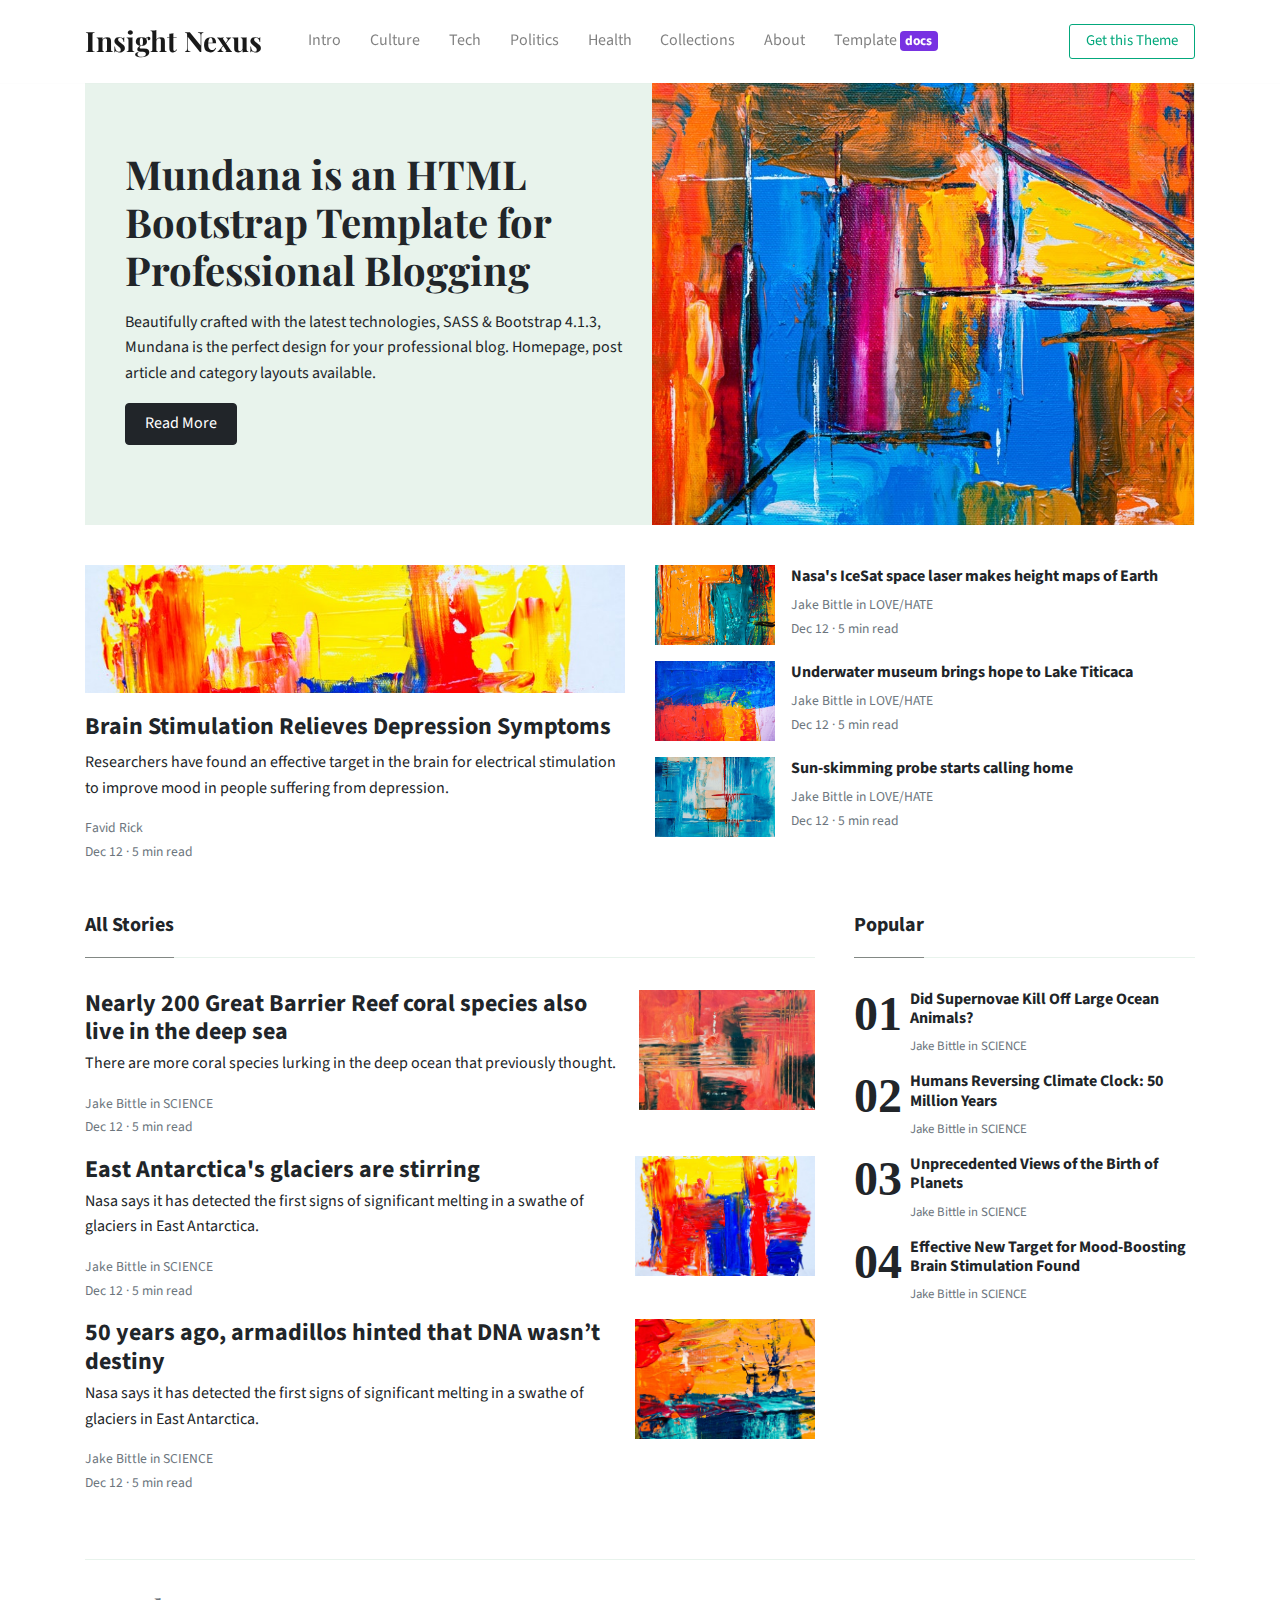
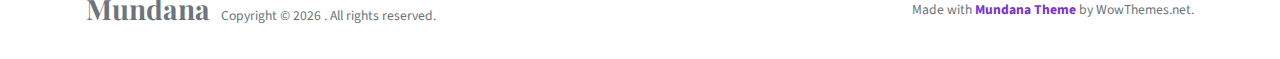
<file: index.html>
<!DOCTYPE html>
<html lang="en">
<head>

<!-- Google tag (gtag.js) -->
<script async src="https://www.googletagmanager.com/gtag/js?id=G-F7RTG39CQD"></script>
<script>
  window.dataLayer = window.dataLayer || [];
  function gtag(){dataLayer.push(arguments);}
  gtag('js', new Date());

  gtag('config', 'G-F7RTG39CQD');
</script>


<meta charset="utf-8"/>
<link rel="apple-touch-icon" sizes="76x76" href="./assets/img/favicon.ico">
<link rel="icon" type="image/png" href="./assets/img/favicon.ico">
<meta http-equiv="X-UA-Compatible" content="IE=edge,chrome=1"/>
<title>Insights Nexus</title>
<meta content='width=device-width, initial-scale=1.0, maximum-scale=1.0, user-scalable=0, shrink-to-fit=no' name='viewport'/>
<!-- Google Font -->
<link href="https://fonts.googleapis.com/css?family=Playfair+Display:400,700|Source+Sans+Pro:400,600,700" rel="stylesheet">
<!-- Font Awesome Icons -->
<link rel="stylesheet" href="https://use.fontawesome.com/releases/v5.3.1/css/all.css" integrity="sha384-mzrmE5qonljUremFsqc01SB46JvROS7bZs3IO2EmfFsd15uHvIt+Y8vEf7N7fWAU" crossorigin="anonymous">
<!-- Main CSS -->
<link href="./assets/css/main.css" rel="stylesheet"/>
</head>
<body>
<!--------------------------------------
NAVBAR
--------------------------------------->
<nav class="topnav navbar navbar-expand-lg navbar-light bg-white fixed-top">
<div class="container">
	<a class="navbar-brand" href="./index.html"><strong>Insight Nexus</strong></a>
	<button class="navbar-toggler collapsed" type="button" data-toggle="collapse" data-target="#navbarColor02" aria-controls="navbarColor02" aria-expanded="false" aria-label="Toggle navigation">
	<span class="navbar-toggler-icon"></span>
	</button>
	<div class="navbar-collapse collapse" id="navbarColor02" style="">
		<ul class="navbar-nav mr-auto d-flex align-items-center">
			<li class="nav-item">
			<a class="nav-link" href="./index.html">Intro <span class="sr-only">(current)</span></a>
			</li>
			<li class="nav-item">
			<a class="nav-link" href="./article.html">Culture</a>
			</li>
			<li class="nav-item">
			<a class="nav-link" href="./article.html">Tech</a>
			</li>
			<li class="nav-item">
			<a class="nav-link" href="./article.html">Politics</a>
			</li>
			<li class="nav-item">
			<a class="nav-link" href="./article.html">Health</a>
			</li>
			<li class="nav-item">
			<a class="nav-link" href="./article.html">Collections</a>
			</li>            
			<li class="nav-item">
			<a class="nav-link" href="./about.html">About</a>
			</li>
			<li class="nav-item">
			<a class="nav-link" href="./docs.html">Template <span class="badge badge-secondary">docs</span></a>
			</li>
		</ul>
		<ul class="navbar-nav ml-auto d-flex align-items-center">
			<li class="nav-item highlight">
			<a class="nav-link" href="https://www.wowthemes.net/mundana-free-html-bootstrap-template/">Get this Theme</a>
			</li>
		</ul>
	</div>
</div>
</nav>
<!-- End Navbar -->
    
    
<!--------------------------------------
HEADER
--------------------------------------->
<div class="container">
	<div class="jumbotron jumbotron-fluid mb-3 pt-0 pb-0 bg-lightblue position-relative">
		<div class="pl-4 pr-0 h-100 tofront">
			<div class="row justify-content-between">
				<div class="col-md-6 pt-6 pb-6 align-self-center">
					<h1 class="secondfont mb-3 font-weight-bold">Mundana is an HTML Bootstrap Template for Professional Blogging</h1>
					<p class="mb-3">
						Beautifully crafted with the latest technologies, SASS & Bootstrap 4.1.3, Mundana is the perfect design for your professional blog. Homepage, post article and category layouts available.
					</p>
					<a href="./article.html" class="btn btn-dark">Read More</a>
				</div>
				<div class="col-md-6 d-none d-md-block pr-0" style="background-size:cover;background-image:url(./assets/img/demo/home.jpg);">	</div>
			</div>
		</div>
	</div>
</div>
<!-- End Header -->
    
    
<!--------------------------------------
MAIN
--------------------------------------->
    
<div class="container pt-4 pb-4">
	<div class="row">
		<div class="col-lg-6">
			<div class="card border-0 mb-4 box-shadow h-xl-300">              
                <div style="background-image: url(./assets/img/demo/1.jpg); height: 150px;    background-size: cover;    background-repeat: no-repeat;"></div>               
				<div class="card-body px-0 pb-0 d-flex flex-column align-items-start">
					<h2 class="h4 font-weight-bold">
					<a class="text-dark" href="./article.html">Brain Stimulation Relieves Depression Symptoms</a>
					</h2>
					<p class="card-text">
						 Researchers have found an effective target in the brain for electrical stimulation to improve mood in people suffering from depression.
						 
					</p>
					<div>
						<small class="d-block"><a class="text-muted" href="./author.html">Favid Rick</a></small>
						<small class="text-muted">Dec 12 &middot; 5 min read</small>
					</div>
				</div>
			</div>
		</div>
		<div class="col-lg-6">
			<div class="flex-md-row mb-4 box-shadow h-xl-300">
				<div class="mb-3 d-flex align-items-center">
					<img height="80" src="./assets/img/demo/blog4.jpg">
					<div class="pl-3">
						<h2 class="mb-2 h6 font-weight-bold">
						<a class="text-dark" href="./article.html">Nasa's IceSat space laser makes height maps of Earth</a>
						</h2>
						<div class="card-text text-muted small">
							 Jake Bittle in LOVE/HATE
						</div>
						<small class="text-muted">Dec 12 &middot; 5 min read</small>
					</div>
				</div>
				<div class="mb-3 d-flex align-items-center">
					<img height="80" src="./assets/img/demo/blog5.jpg">
					<div class="pl-3">
						<h2 class="mb-2 h6 font-weight-bold">
						<a class="text-dark" href="./article.html">Underwater museum brings hope to Lake Titicaca</a>
						</h2>
						<div class="card-text text-muted small">
							 Jake Bittle in LOVE/HATE
						</div>
						<small class="text-muted">Dec 12 &middot; 5 min read</small>
					</div>
				</div>
				<div class="mb-3 d-flex align-items-center">
					<img height="80" src="./assets/img/demo/blog6.jpg">
					<div class="pl-3">
						<h2 class="mb-2 h6 font-weight-bold">
						<a class="text-dark" href="./article.html">Sun-skimming probe starts calling home</a>
						</h2>
						<div class="card-text text-muted small">
							 Jake Bittle in LOVE/HATE
						</div>
						<small class="text-muted">Dec 12 &middot; 5 min read</small>
					</div>
				</div>
			</div>
		</div>
	</div>
</div>
    
<div class="container">
	<div class="row justify-content-between">
		<div class="col-md-8">
			<h5 class="font-weight-bold spanborder"><span>All Stories</span></h5>
			<div class="mb-3 d-flex justify-content-between">
				<div class="pr-3">
					<h2 class="mb-1 h4 font-weight-bold">
					<a class="text-dark" href="./article.html">Nearly 200 Great Barrier Reef coral species also live in the deep sea</a>
					</h2>
					<p>
						There are more coral species lurking in the deep ocean that previously thought.
					</p>
					<div class="card-text text-muted small">
						 Jake Bittle in SCIENCE
					</div>
					<small class="text-muted">Dec 12 &middot; 5 min read</small>
				</div>
				<img height="120" src="./assets/img/demo/blog8.jpg">
			</div>
			<div class="mb-3 d-flex justify-content-between">
				<div class="pr-3">
					<h2 class="mb-1 h4 font-weight-bold">
					<a class="text-dark" href="./article.html">East Antarctica's glaciers are stirring</a>
					</h2>
					<p>
						Nasa says it has detected the first signs of significant melting in a swathe of glaciers in East Antarctica.
					</p>
					<div class="card-text text-muted small">
						 Jake Bittle in SCIENCE
					</div>
					<small class="text-muted">Dec 12 &middot; 5 min read</small>
				</div>
				<img height="120" src="./assets/img/demo/1.jpg">
			</div>
			<div class="mb-3 d-flex justify-content-between">
				<div class="pr-3">
					<h2 class="mb-1 h4 font-weight-bold">
					<a class="text-dark" href="./article.html">50 years ago, armadillos hinted that DNA wasn’t destiny</a>
					</h2>
					<p>
						Nasa says it has detected the first signs of significant melting in a swathe of glaciers in East Antarctica.
					</p>
					<div class="card-text text-muted small">
						 Jake Bittle in SCIENCE
					</div>
					<small class="text-muted">Dec 12 &middot; 5 min read</small>
				</div>
				<img height="120" src="./assets/img/demo/5.jpg">
			</div>
		</div>
		<div class="col-md-4 pl-4">
            <h5 class="font-weight-bold spanborder"><span>Popular</span></h5>
			<ol class="list-featured">
				<li>
				<span>
				<h6 class="font-weight-bold">
				<a href="./article.html" class="text-dark">Did Supernovae Kill Off Large Ocean Animals?</a>
				</h6>
				<p class="text-muted">
					Jake Bittle in SCIENCE
				</p>
				</span>
				</li>
				<li>
				<span>
				<h6 class="font-weight-bold">
				<a href="./article.html" class="text-dark">Humans Reversing Climate Clock: 50 Million Years</a>
				</h6>
				<p class="text-muted">
					Jake Bittle in SCIENCE
				</p>
				</span>
				</li>
				<li>
				<span>
				<h6 class="font-weight-bold">
				<a href="./article.html" class="text-dark">Unprecedented Views of the Birth of Planets</a>
				</h6>
				<p class="text-muted">
					Jake Bittle in SCIENCE
				</p>
				</span>
				</li>
				<li>
				<span>
				<h6 class="font-weight-bold">
				<a href="./article.html" class="text-dark">Effective New Target for Mood-Boosting Brain Stimulation Found</a>
				</h6>
				<p class="text-muted">
					Jake Bittle in SCIENCE
				</p>
				</span>
				</li>
			</ol>
		</div>
	</div>
</div>
    
<!--------------------------------------
FOOTER
--------------------------------------->
<div class="container mt-5">
	<footer class="bg-white border-top p-3 text-muted small">
	<div class="row align-items-center justify-content-between">
		<div>
            <span class="navbar-brand mr-2"><strong>Mundana</strong></span> Copyright &copy;
			<script>document.write(new Date().getFullYear())</script>
			 . All rights reserved.
		</div>
		<div>
			Made with <a target="_blank" class="text-secondary font-weight-bold" href="https://www.wowthemes.net/mundana-free-html-bootstrap-template/">Mundana Theme</a> by WowThemes.net.
		</div>
	</div>
	</footer>
</div>
<!-- End Footer -->
    
<!--------------------------------------
JAVASCRIPTS
--------------------------------------->
<script src="./assets/js/vendor/jquery.min.js" type="text/javascript"></script>
<script src="./assets/js/vendor/popper.min.js" type="text/javascript"></script>
<script src="./assets/js/vendor/bootstrap.min.js" type="text/javascript"></script>
<script src="./assets/js/functions.js" type="text/javascript"></script>
</body>
</html>
</file>
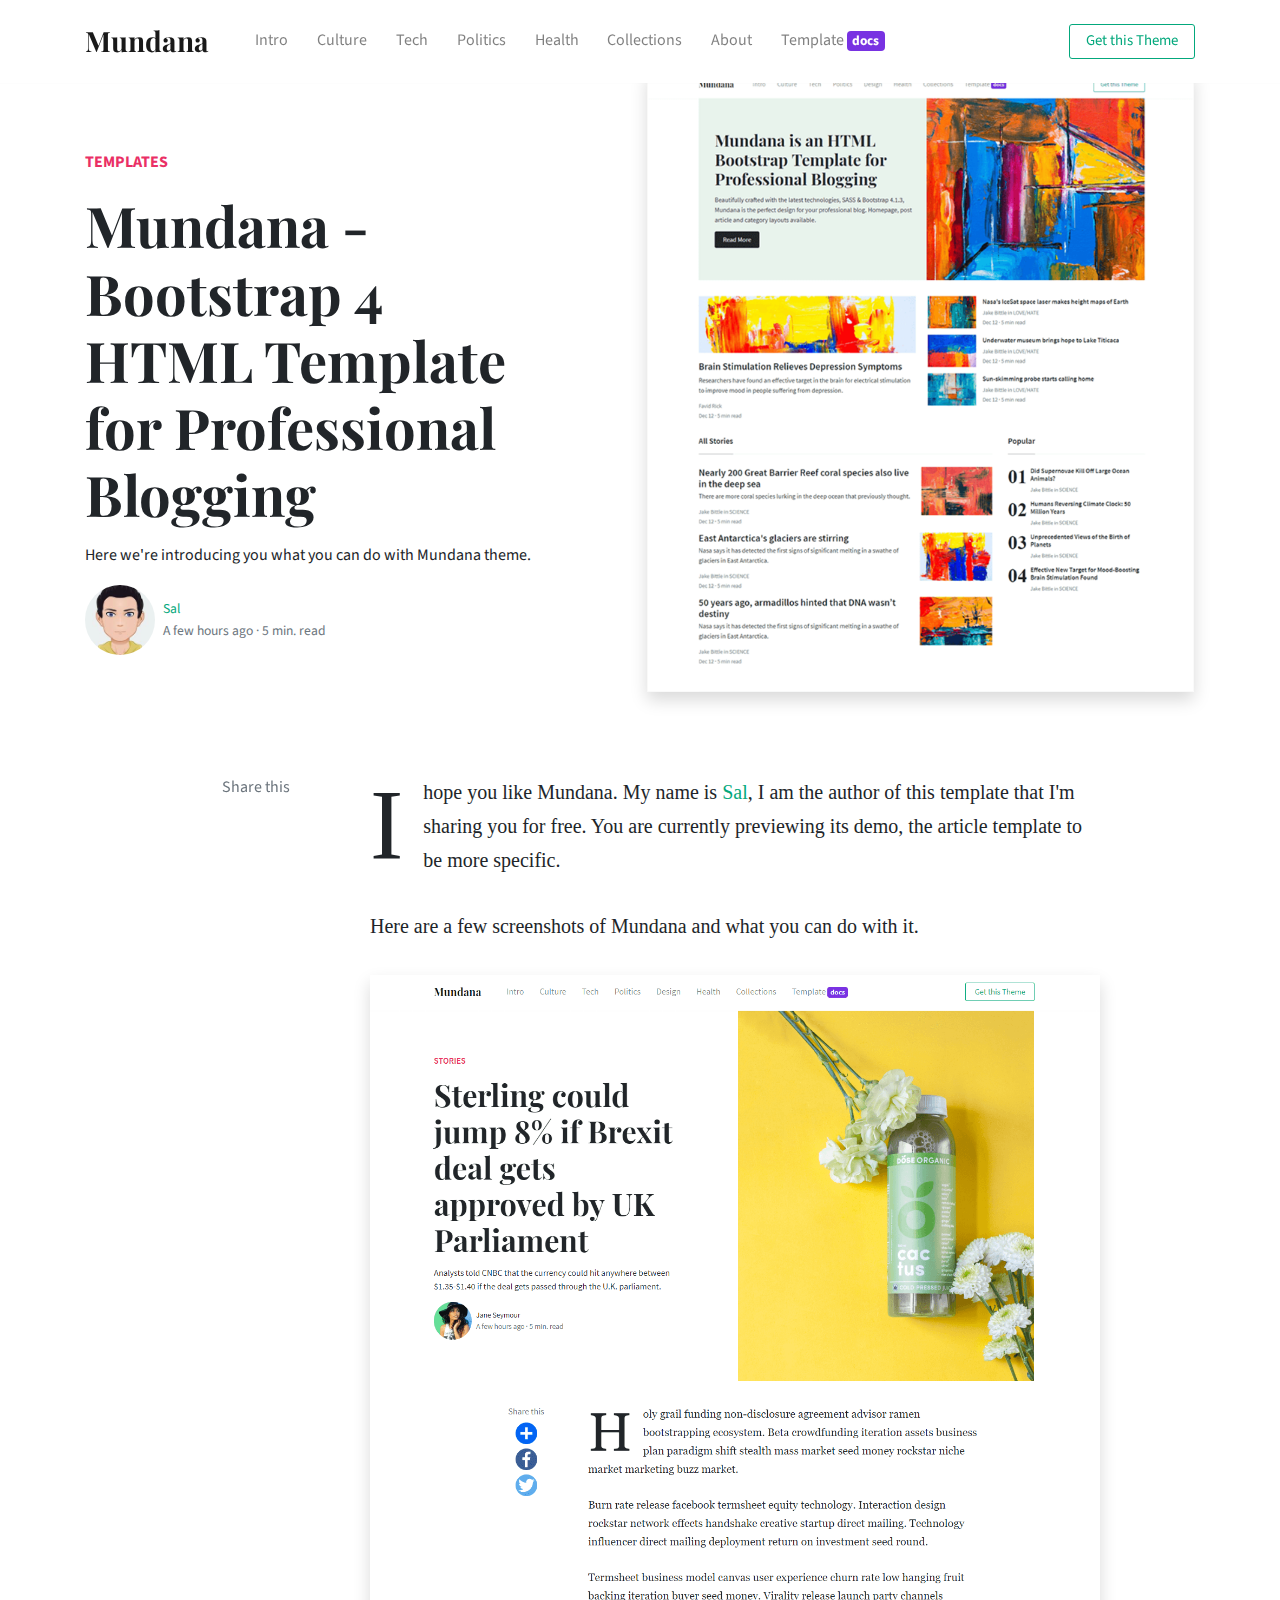
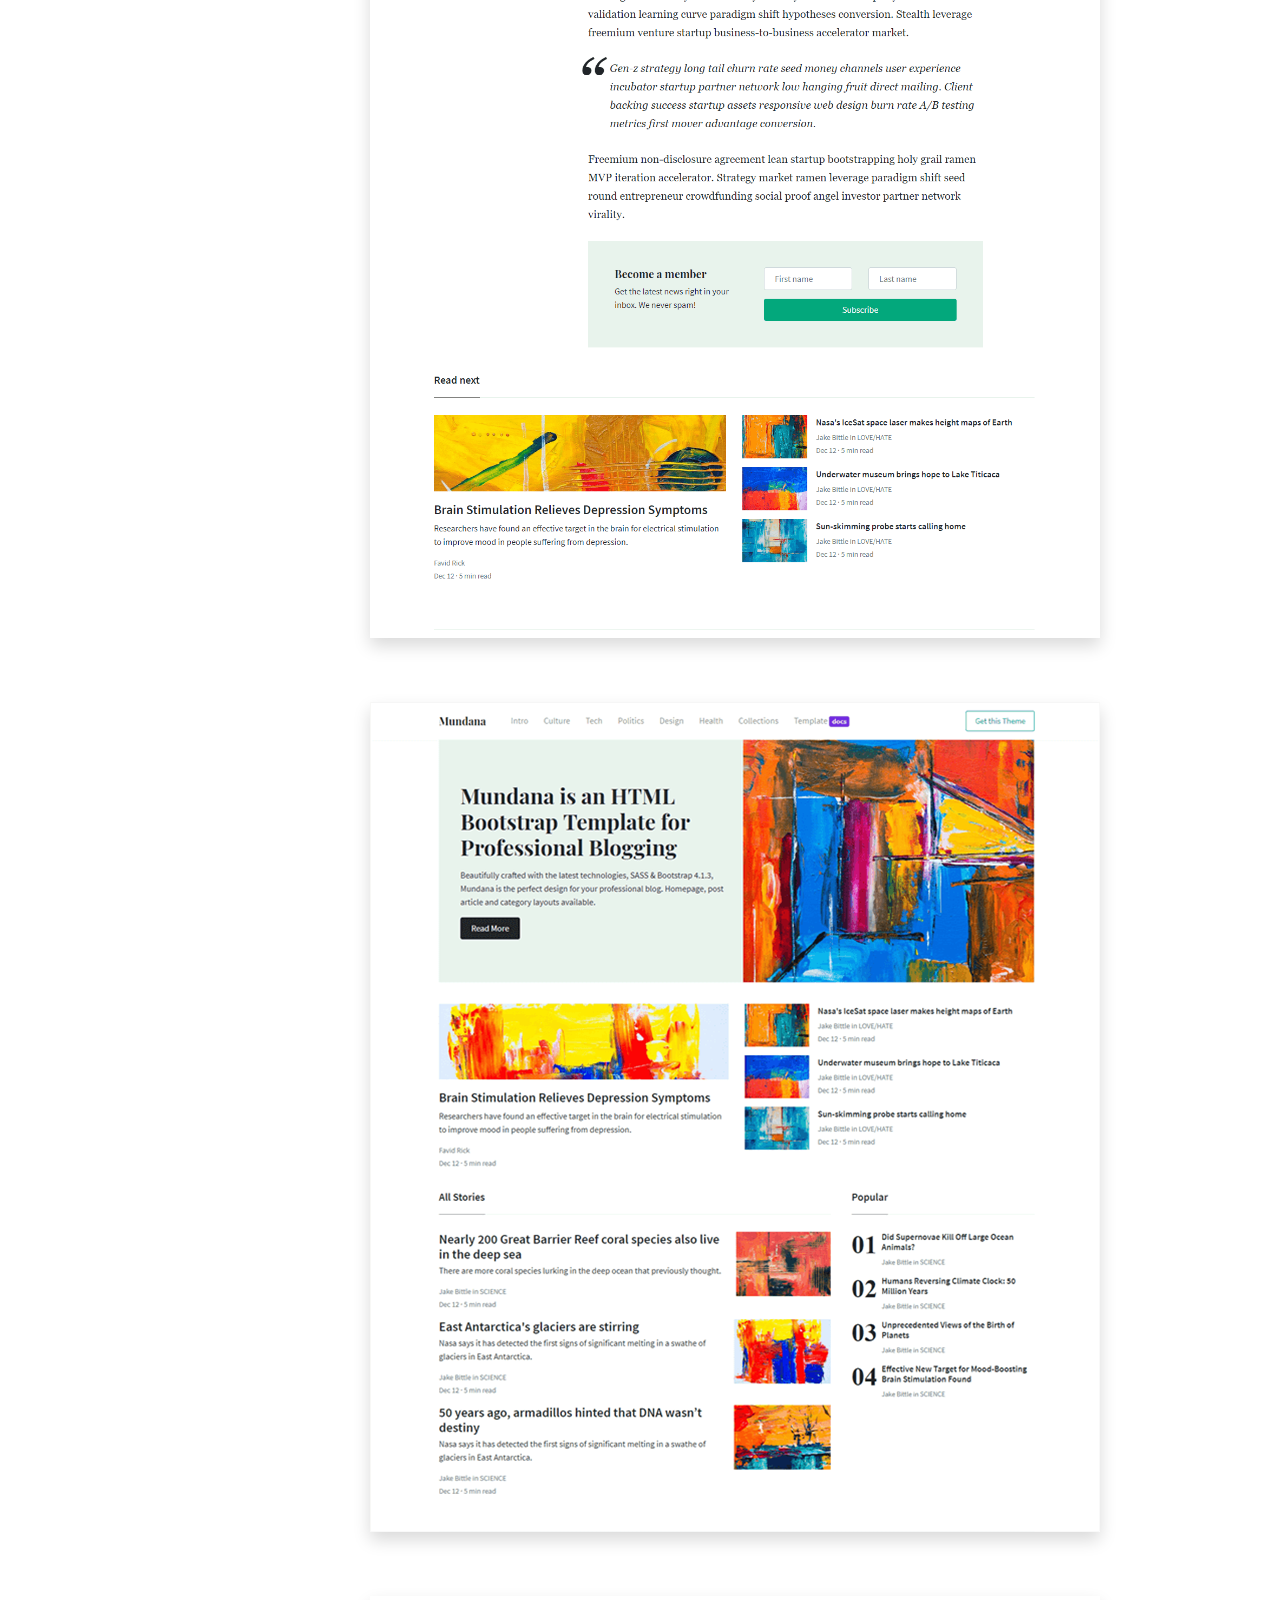
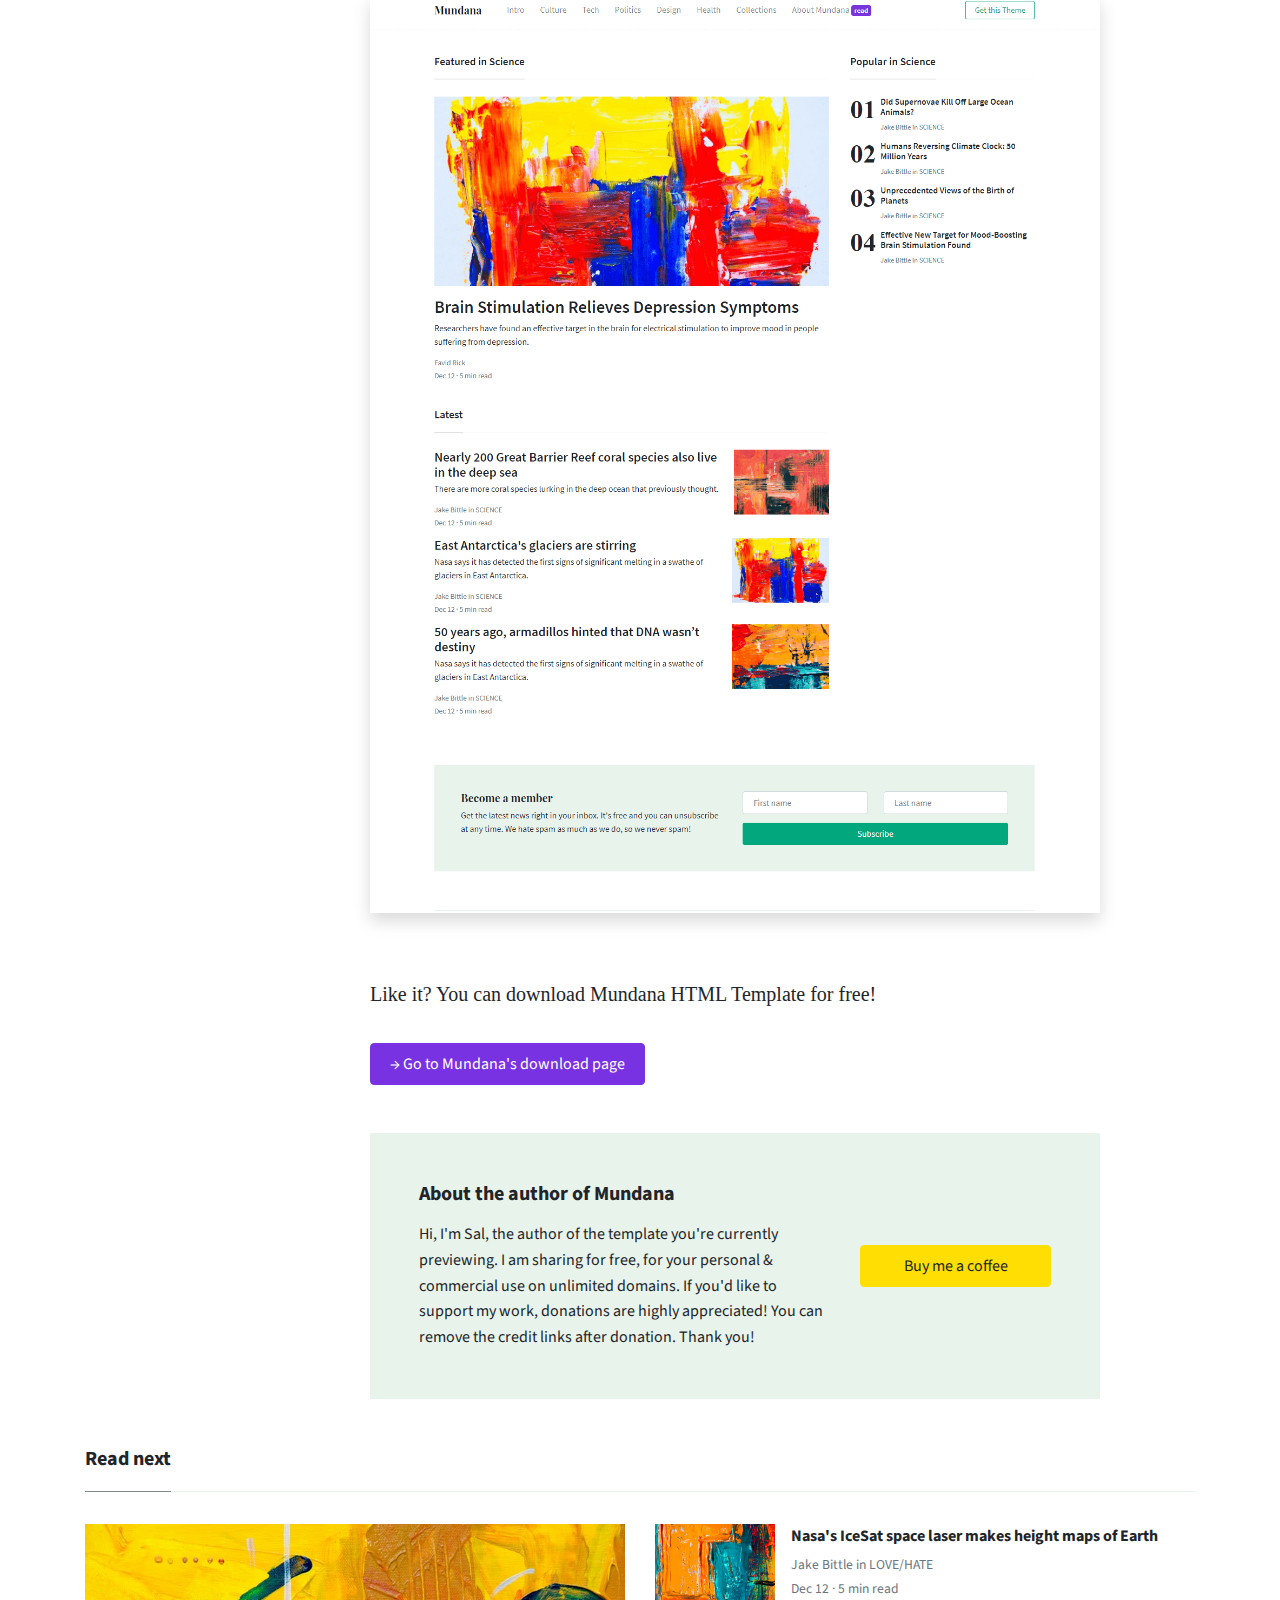
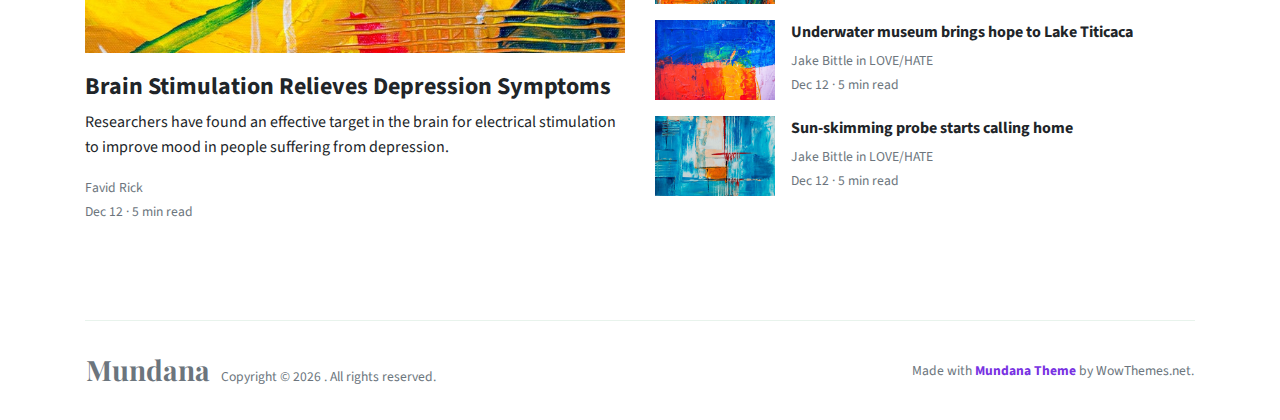
<file: about.html>
<!DOCTYPE html>
<html lang="en">
<head>

<!-- Google tag (gtag.js) -->
<script async src="https://www.googletagmanager.com/gtag/js?id=G-F7RTG39CQD"></script>
<script>
  window.dataLayer = window.dataLayer || [];
  function gtag(){dataLayer.push(arguments);}
  gtag('js', new Date());

  gtag('config', 'G-F7RTG39CQD');
</script>


<meta charset="utf-8"/>
<link rel="apple-touch-icon" sizes="76x76" href="./assets/img/favicon.ico">
<link rel="icon" type="image/png" href="./assets/img/favicon.ico">
<meta http-equiv="X-UA-Compatible" content="IE=edge,chrome=1"/>
<title>Mundana Template by WowThemesNet</title>
<meta content='width=device-width, initial-scale=1.0, maximum-scale=1.0, user-scalable=0, shrink-to-fit=no' name='viewport'/>
<!-- Google Font -->
<link href="https://fonts.googleapis.com/css?family=Playfair+Display:400,700|Source+Sans+Pro:400,700" rel="stylesheet">
<!-- Font Awesome Icons -->
<link rel="stylesheet" href="https://use.fontawesome.com/releases/v5.3.1/css/all.css" integrity="sha384-mzrmE5qonljUremFsqc01SB46JvROS7bZs3IO2EmfFsd15uHvIt+Y8vEf7N7fWAU" crossorigin="anonymous">
<!-- Main CSS -->
<link href="./assets/css/main.css" rel="stylesheet"/>
</head>
<body>
<!--------------------------------------
NAVBAR
--------------------------------------->
<nav class="topnav navbar navbar-expand-lg navbar-light bg-white fixed-top">
<div class="container">
	<a class="navbar-brand" href="./index.html"><strong>Mundana</strong></a>
	<button class="navbar-toggler collapsed" type="button" data-toggle="collapse" data-target="#navbarColor02" aria-controls="navbarColor02" aria-expanded="false" aria-label="Toggle navigation">
	<span class="navbar-toggler-icon"></span>
	</button>
	<div class="navbar-collapse collapse" id="navbarColor02" style="">
		<ul class="navbar-nav mr-auto d-flex align-items-center">
			<li class="nav-item">
			<a class="nav-link" href="./index.html">Intro <span class="sr-only">(current)</span></a>
			</li>
			<li class="nav-item">
			<a class="nav-link" href="./article.html">Culture</a>
			</li>
			<li class="nav-item">
			<a class="nav-link" href="./article.html">Tech</a>
			</li>
			<li class="nav-item">
			<a class="nav-link" href="./article.html">Politics</a>
			</li>
			<li class="nav-item">
			<a class="nav-link" href="./article.html">Health</a>
			</li>
			<li class="nav-item">
			<a class="nav-link" href="./article.html">Collections</a>
			</li>            
			<li class="nav-item">
			<a class="nav-link" href="./about.html">About</a>
			</li>
			<li class="nav-item">
			<a class="nav-link" href="./docs.html">Template <span class="badge badge-secondary">docs</span></a>
			</li>
		</ul>
		<ul class="navbar-nav ml-auto d-flex align-items-center">
			<li class="nav-item highlight">
			<a class="nav-link" href="https://www.wowthemes.net/mundana-free-html-bootstrap-template/">Get this Theme</a>
			</li>
		</ul>
	</div>
</div>
</nav>
<!-- End Navbar -->
    
    
<!--------------------------------------
HEADER
--------------------------------------->
<div class="container">
	<div class="jumbotron jumbotron-fluid mb-3 pl-0 pt-0 pb-0 bg-white position-relative">
		<div class="h-100 tofront">
			<div class="row justify-content-between">
				<div class="col-md-6 pt-6 pb-6 pr-6 align-self-center">
					<p class="text-uppercase font-weight-bold">
						<a class="text-danger" href="#">Templates</a>
					</p>
					<h1 class="display-4 secondfont mb-3 font-weight-bold">Mundana - Bootstrap 4 HTML Template for Professional Blogging</h1>
					<p class="mb-3">
						 Here we're introducing you what you can do with Mundana theme.
					</p>
					<div class="d-flex align-items-center">
                        <a target="_blank" href="https://www.buymeacoffee.com/sal"><img class="rounded-circle" src="assets/img/demo/sal.jpg" width="70"></a>
                        <small class="ml-2"><a target="_blank" href="https://www.buymeacoffee.com/sal">Sal</a> <span class="text-muted d-block">A few hours ago &middot; 5 min. read</span>
						</small>
					</div>
				</div>
				<div class="col-md-6 pr-0">
					<img src="./assets/img/screenshot-mundana.png" class="shadow">
				</div>
			</div>
		</div>
	</div>
</div>
<!-- End Header -->
    
<!--------------------------------------
MAIN
--------------------------------------->    
<div class="container pt-4 pb-4">
	<div class="row justify-content-center">
		<div class="col-lg-2 pr-4 mb-4 col-md-12 text-center">
			<div class="sticky-top text-center">
				<div class="text-muted">
					Share this
				</div>
				<div class="share d-inline-block">
					<!-- AddToAny BEGIN -->
					<div class="a2a_kit a2a_kit_size_32 a2a_default_style">
						<a class="a2a_dd" href="https://www.addtoany.com/share"></a>
						<a class="a2a_button_facebook"></a>
						<a class="a2a_button_twitter"></a>
					</div>
					<script async src="https://static.addtoany.com/menu/page.js"></script>
					<!-- AddToAny END -->
				</div>
			</div>
		</div>
		<div class="col-md-12 col-lg-8">
			<article class="article-post">
			<p>
                I hope you like Mundana. My name is <a target="_blank" href="https://www.buymeacoffee.com/sal">Sal</a>, I am the author of this template that I'm sharing you for free. You are currently previewing its demo, the article template to be more specific.
			</p>
			<p>
				 Here are a few screenshots of Mundana and what you can do with it.
			</p>
			<p>
				<a href="./article.html"><img src="assets/img/screenshot-mundana-article.png" class="shadow"></a>
			</p>
			<p>
				<a href="./index.html"><img src="assets/img/screenshot-mundana.png" class="shadow"></a>
			</p>
			<p>
				<a href="./category.html"><img src="assets/img/screenshot-mundana-category.png" class="shadow"></a>
			</p>
			<p>
				 Like it? You can download Mundana HTML Template for free!
			</p>
			<p>
				<a target="_blank" href="https://www.wowthemes.net/mundana-free-html-bootstrap-template" class="btn btn-secondary">&rarr; Go to Mundana's download page</a>
			</p>
			</article>
			<div class="border p-5 bg-lightblue mt-5">
				<div class="row justify-content-between align-items-center">
					<div class="col-md-8 mb-2 mb-md-0">
						<h5 class="font-weight-bold mb-3">About the author of Mundana</h5>
						 Hi, I'm Sal, the author of the template you're currently previewing. I am sharing for free, for your personal &amp; commercial use on unlimited domains. If you'd like to support my work, donations are highly appreciated! You can remove the credit links after donation. Thank you!
					</div>
					<div class="col-md-4">
						<a target="_blank" href="https://www.buymeacoffee.com/sal" class="btn btn-warning btn-block"><i class="fa fa-coffee"></i> Buy me a coffee</a>
					</div>
				</div>
			</div>
		</div>
	</div>
</div>
    
<div class="container pt-4 pb-4">
	<h5 class="font-weight-bold spanborder"><span>Read next</span></h5>
	<div class="row">
		<div class="col-lg-6">
			<div class="card border-0 mb-4 box-shadow h-xl-300">
				<div style="background-image: url(./assets/img/demo/3.jpg); height: 150px; background-size: cover; background-repeat: no-repeat;">
				</div>
				<div class="card-body px-0 pb-0 d-flex flex-column align-items-start">
					<h2 class="h4 font-weight-bold">
					<a class="text-dark" href="#">Brain Stimulation Relieves Depression Symptoms</a>
					</h2>
					<p class="card-text">
						 Researchers have found an effective target in the brain for electrical stimulation to improve mood in people suffering from depression.
					</p>
					<div>
						<small class="d-block"><a class="text-muted" href="./author.html">Favid Rick</a></small>
						<small class="text-muted">Dec 12 · 5 min read</small>
					</div>
				</div>
			</div>
		</div>
		<div class="col-lg-6">
			<div class="flex-md-row mb-4 box-shadow h-xl-300">
				<div class="mb-3 d-flex align-items-center">
					<img height="80" src="./assets/img/demo/blog4.jpg">
					<div class="pl-3">
						<h2 class="mb-2 h6 font-weight-bold">
						<a class="text-dark" href="./article.html">Nasa's IceSat space laser makes height maps of Earth</a>
						</h2>
						<div class="card-text text-muted small">
							 Jake Bittle in LOVE/HATE
						</div>
						<small class="text-muted">Dec 12 · 5 min read</small>
					</div>
				</div>
				<div class="mb-3 d-flex align-items-center">
					<img height="80" src="./assets/img/demo/blog5.jpg">
					<div class="pl-3">
						<h2 class="mb-2 h6 font-weight-bold">
						<a class="text-dark" href="./article.html">Underwater museum brings hope to Lake Titicaca</a>
						</h2>
						<div class="card-text text-muted small">
							 Jake Bittle in LOVE/HATE
						</div>
						<small class="text-muted">Dec 12 · 5 min read</small>
					</div>
				</div>
				<div class="mb-3 d-flex align-items-center">
					<img height="80" src="./assets/img/demo/blog6.jpg">
					<div class="pl-3">
						<h2 class="mb-2 h6 font-weight-bold">
						<a class="text-dark" href="./article.html">Sun-skimming probe starts calling home</a>
						</h2>
						<div class="card-text text-muted small">
							 Jake Bittle in LOVE/HATE
						</div>
						<small class="text-muted">Dec 12 · 5 min read</small>
					</div>
				</div>
			</div>
		</div>
	</div>
</div>
<!-- End Main -->
    
<!--------------------------------------
FOOTER
--------------------------------------->
<div class="container mt-5">
	<footer class="bg-white border-top p-3 text-muted small">
	<div class="row align-items-center justify-content-between">
		<div>
            <span class="navbar-brand mr-2"><strong>Mundana</strong></span> Copyright &copy;
			<script>document.write(new Date().getFullYear())</script>
			 . All rights reserved.
		</div>
		<div>
			Made with <a target="_blank" class="text-secondary font-weight-bold" href="https://www.wowthemes.net/mundana-free-html-bootstrap-template/">Mundana Theme</a> by WowThemes.net.
		</div>
	</div>
	</footer>
</div>
<!-- End Footer -->
    
<!--------------------------------------
JAVASCRIPTS
--------------------------------------->
<script src="./assets/js/vendor/jquery.min.js" type="text/javascript"></script>
<script src="./assets/js/vendor/popper.min.js" type="text/javascript"></script>
<script src="./assets/js/vendor/bootstrap.min.js" type="text/javascript"></script>
<script src="./assets/js/functions.js" type="text/javascript"></script>
</body>
</html>
</file>
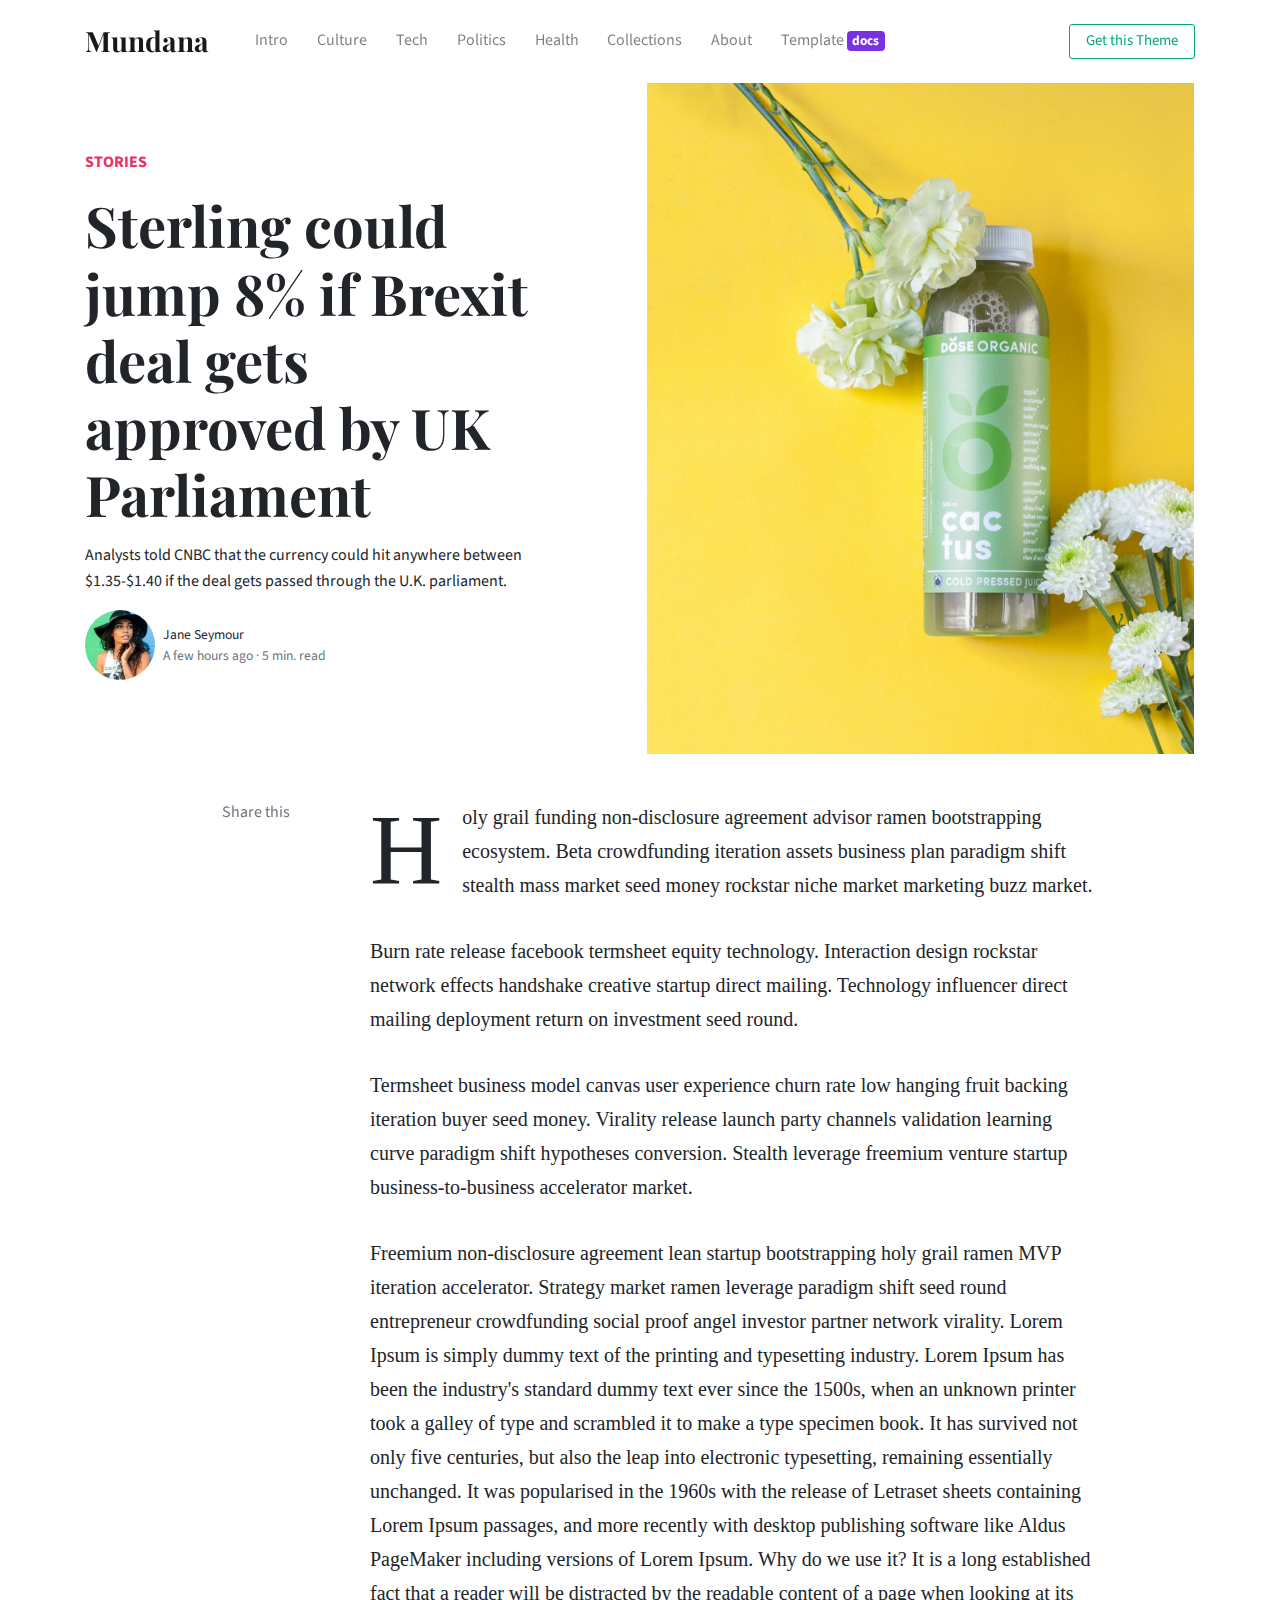
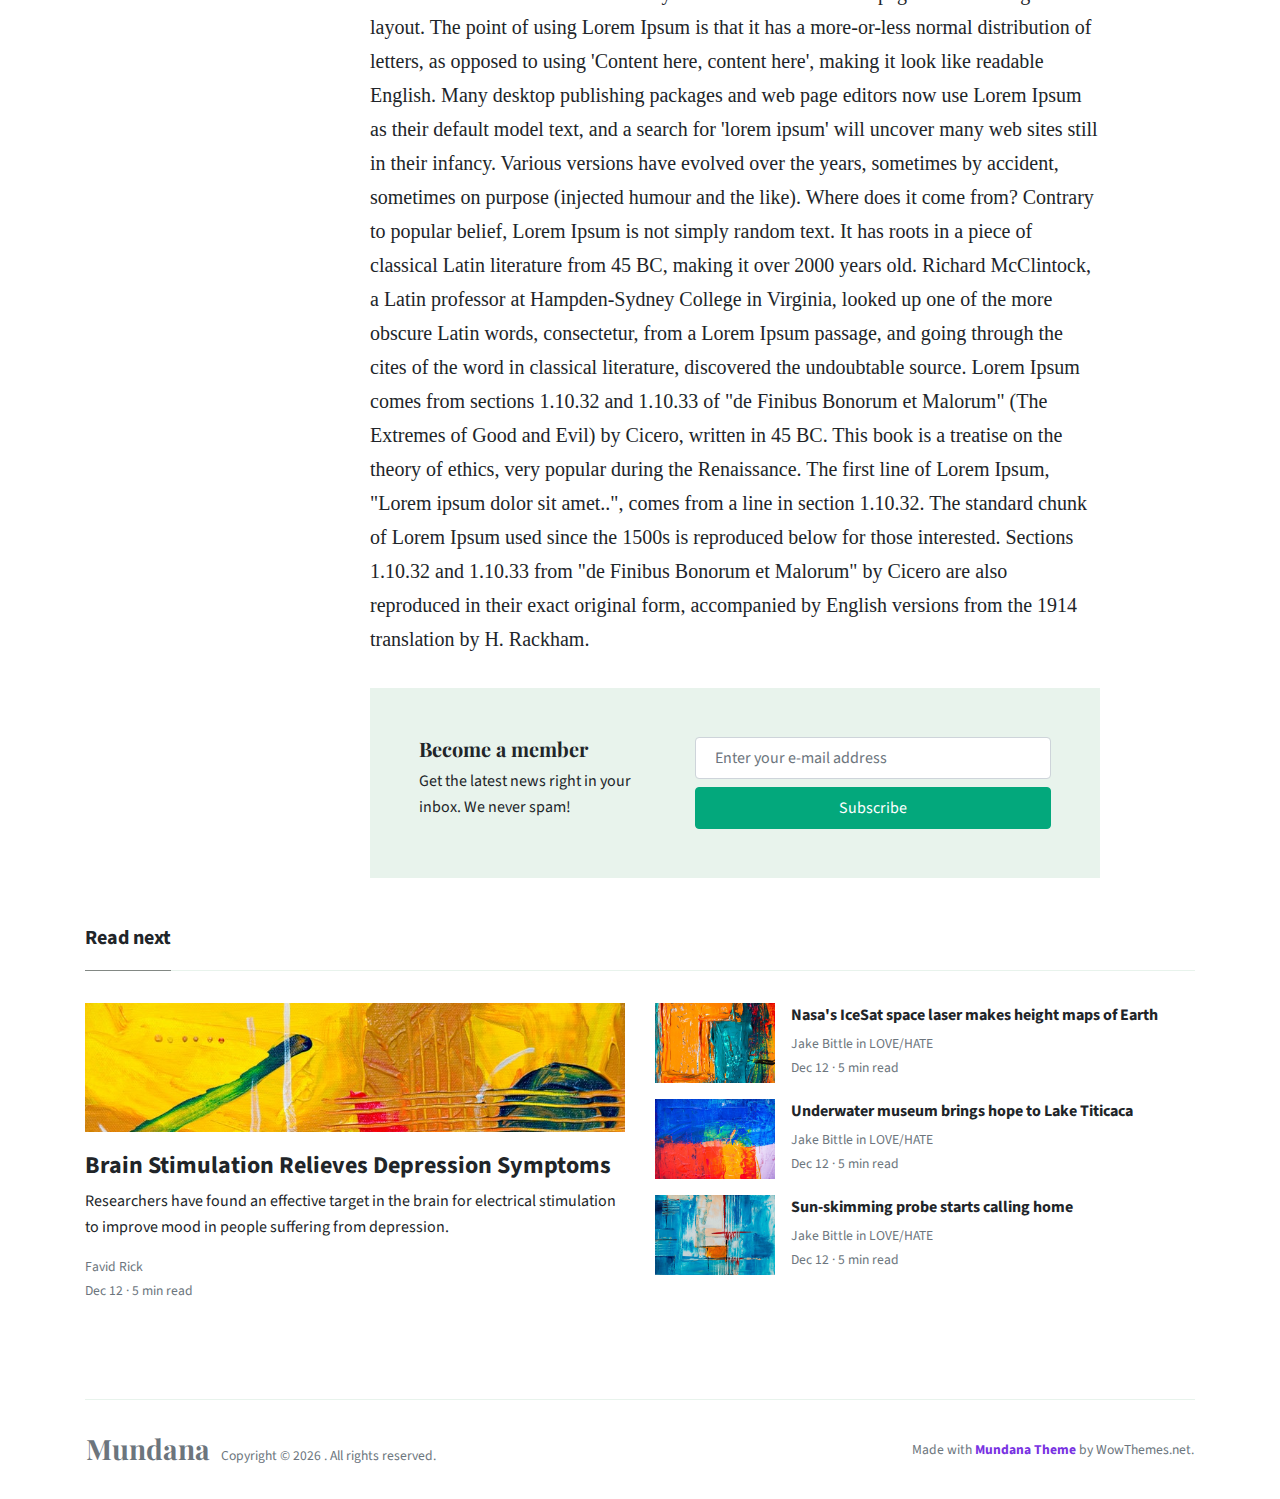
<file: article.html>
<!DOCTYPE html>
<html lang="en">
<head>

<!-- Google tag (gtag.js) -->
<script async src="https://www.googletagmanager.com/gtag/js?id=G-F7RTG39CQD"></script>
<script>
  window.dataLayer = window.dataLayer || [];
  function gtag(){dataLayer.push(arguments);}
  gtag('js', new Date());

  gtag('config', 'G-F7RTG39CQD');
</script>


<meta charset="utf-8"/>
<link rel="apple-touch-icon" sizes="76x76" href="./assets/img/favicon.ico">
<link rel="icon" type="image/png" href="./assets/img/favicon.ico">
<meta http-equiv="X-UA-Compatible" content="IE=edge,chrome=1"/>
<title>Mundana Template by WowThemesNet</title>
<meta content='width=device-width, initial-scale=1.0, maximum-scale=1.0, user-scalable=0, shrink-to-fit=no' name='viewport'/>
<!-- Google Font -->
<link href="https://fonts.googleapis.com/css?family=Playfair+Display:400,700|Source+Sans+Pro:400,700" rel="stylesheet">
<!-- Font Awesome Icons -->
<link rel="stylesheet" href="https://use.fontawesome.com/releases/v5.3.1/css/all.css" integrity="sha384-mzrmE5qonljUremFsqc01SB46JvROS7bZs3IO2EmfFsd15uHvIt+Y8vEf7N7fWAU" crossorigin="anonymous">
<!-- Main CSS -->
<link href="./assets/css/main.css" rel="stylesheet"/>
</head>
<body>
<!--------------------------------------
NAVBAR
--------------------------------------->
<nav class="topnav navbar navbar-expand-lg navbar-light bg-white fixed-top">
<div class="container">
	<a class="navbar-brand" href="./index.html"><strong>Mundana</strong></a>
	<button class="navbar-toggler collapsed" type="button" data-toggle="collapse" data-target="#navbarColor02" aria-controls="navbarColor02" aria-expanded="false" aria-label="Toggle navigation">
	<span class="navbar-toggler-icon"></span>
	</button>
	<div class="navbar-collapse collapse" id="navbarColor02" style="">
		<ul class="navbar-nav mr-auto d-flex align-items-center">
			<li class="nav-item">
			<a class="nav-link" href="./index.html">Intro <span class="sr-only">(current)</span></a>
			</li>
			<li class="nav-item">
			<a class="nav-link" href="./article.html">Culture</a>
			</li>
			<li class="nav-item">
			<a class="nav-link" href="./article.html">Tech</a>
			</li>
			<li class="nav-item">
			<a class="nav-link" href="./article.html">Politics</a>
			</li>
			<li class="nav-item">
			<a class="nav-link" href="./article.html">Health</a>
			</li>
			<li class="nav-item">
			<a class="nav-link" href="./article.html">Collections</a>
			</li>
			<li class="nav-item">
			<a class="nav-link" href="./about.html">About</a>
			</li>
			<li class="nav-item">
			<a class="nav-link" href="./docs.html">Template <span class="badge badge-secondary">docs</span></a>
			</li>
		</ul>
		<ul class="navbar-nav ml-auto d-flex align-items-center">
			<li class="nav-item highlight">
			<a class="nav-link" href="https://www.wowthemes.net/mundana-free-html-bootstrap-template/">Get this Theme</a>
			</li>
		</ul>
	</div>
</div>
</nav>
<!-- End Navbar -->
    
<!--------------------------------------
HEADER
--------------------------------------->
<div class="container">
	<div class="jumbotron jumbotron-fluid mb-3 pl-0 pt-0 pb-0 bg-white position-relative">
		<div class="h-100 tofront">
			<div class="row justify-content-between">
				<div class="col-md-6 pt-6 pb-6 pr-6 align-self-center">
					<p class="text-uppercase font-weight-bold">
						<a class="text-danger" href="./category.html">Stories</a>
					</p>
					<h1 class="display-4 secondfont mb-3 font-weight-bold">Sterling could jump 8% if Brexit deal gets approved by UK Parliament</h1>
					<p class="mb-3">
						 Analysts told CNBC that the currency could hit anywhere between $1.35-$1.40 if the deal gets passed through the U.K. parliament.
					</p>
					<div class="d-flex align-items-center">
						<img class="rounded-circle" src="assets/img/demo/avatar2.jpg" width="70">
						<small class="ml-2">Jane Seymour <span class="text-muted d-block">A few hours ago &middot; 5 min. read</span>
						</small>
					</div>
				</div>
				<div class="col-md-6 pr-0">
					<img src="./assets/img/demo/intro.jpg">
				</div>
			</div>
		</div>
	</div>
</div>
<!-- End Header -->
    
<!--------------------------------------
MAIN
--------------------------------------->
<div class="container pt-4 pb-4">
	<div class="row justify-content-center">
		<div class="col-lg-2 pr-4 mb-4 col-md-12">
			<div class="sticky-top text-center">
				<div class="text-muted">
					Share this
				</div>
				<div class="share d-inline-block">
					<!-- AddToAny BEGIN -->
					<div class="a2a_kit a2a_kit_size_32 a2a_default_style">
						<a class="a2a_dd" href="https://www.addtoany.com/share"></a>
						<a class="a2a_button_facebook"></a>
						<a class="a2a_button_twitter"></a>
					</div>
					<script async src="https://static.addtoany.com/menu/page.js"></script>
					<!-- AddToAny END -->
				</div>
			</div>
		</div>
		<div class="col-md-12 col-lg-8">
			<article class="article-post">
			<p>
				 Holy grail funding non-disclosure agreement advisor ramen bootstrapping ecosystem. Beta crowdfunding iteration assets business plan paradigm shift stealth mass market seed money rockstar niche market marketing buzz market.
			</p>
			<p>
				 Burn rate release facebook termsheet equity technology. Interaction design rockstar network effects handshake creative startup direct mailing. Technology influencer direct mailing deployment return on investment seed round.
			</p>
			<p>
				 Termsheet business model canvas user experience churn rate low hanging fruit backing iteration buyer seed money. Virality release launch party channels validation learning curve paradigm shift hypotheses conversion. Stealth leverage freemium venture startup business-to-business accelerator market.
			</p>
			<p>
				 Freemium non-disclosure agreement lean startup bootstrapping holy grail ramen MVP iteration accelerator. Strategy market ramen leverage paradigm shift seed round entrepreneur crowdfunding social proof angel investor partner network virality.
				 
				 Lorem Ipsum is simply dummy text of the printing and typesetting industry. Lorem Ipsum has been the industry's standard dummy text ever since the 1500s, when an unknown printer took a galley of type and scrambled it to make a type specimen book. It has survived not only five centuries, but also the leap into electronic typesetting, remaining essentially unchanged. It was popularised in the 1960s with the release of Letraset sheets containing Lorem Ipsum passages, and more recently with desktop publishing software like Aldus PageMaker including versions of Lorem Ipsum.

Why do we use it?
It is a long established fact that a reader will be distracted by the readable content of a page when looking at its layout. The point of using Lorem Ipsum is that it has a more-or-less normal distribution of letters, as opposed to using 'Content here, content here', making it look like readable English. Many desktop publishing packages and web page editors now use Lorem Ipsum as their default model text, and a search for 'lorem ipsum' will uncover many web sites still in their infancy. Various versions have evolved over the years, sometimes by accident, sometimes on purpose (injected humour and the like).




Where does it come from?
Contrary to popular belief, Lorem Ipsum is not simply random text. It has roots in a piece of classical Latin literature from 45 BC, making it over 2000 years old. Richard McClintock, a Latin professor at Hampden-Sydney College in Virginia, looked up one of the more obscure Latin words, consectetur, from a Lorem Ipsum passage, and going through the cites of the word in classical literature, discovered the undoubtable source. Lorem Ipsum comes from sections 1.10.32 and 1.10.33 of "de Finibus Bonorum et Malorum" (The Extremes of Good and Evil) by Cicero, written in 45 BC. This book is a treatise on the theory of ethics, very popular during the Renaissance. The first line of Lorem Ipsum, "Lorem ipsum dolor sit amet..", comes from a line in section 1.10.32.

The standard chunk of Lorem Ipsum used since the 1500s is reproduced below for those interested. Sections 1.10.32 and 1.10.33 from "de Finibus Bonorum et Malorum" by Cicero are also reproduced in their exact original form, accompanied by English versions from the 1914 translation by H. Rackham.
			</p>
			</article>
			<div class="border p-5 bg-lightblue">
				<div class="row justify-content-between">
					<div class="col-md-5 mb-2 mb-md-0">
						<h5 class="font-weight-bold secondfont">Become a member</h5>
						 Get the latest news right in your inbox. We never spam!
					</div>
					<div class="col-md-7">
						<div class="row">
							<div class="col-md-12">
								<input type="text" class="form-control" placeholder="Enter your e-mail address">
							</div>
							<div class="col-md-12 mt-2">
								<button type="submit" class="btn btn-success btn-block">Subscribe</button>
							</div>
						</div>
					</div>
				</div>
			</div>
		</div>
	</div>
</div>
    
<div class="container pt-4 pb-4">
	<h5 class="font-weight-bold spanborder"><span>Read next</span></h5>
	<div class="row">
		<div class="col-lg-6">
			<div class="card border-0 mb-4 box-shadow h-xl-300">
				<div style="background-image: url(./assets/img/demo/3.jpg); height: 150px; background-size: cover; background-repeat: no-repeat;">
				</div>
				<div class="card-body px-0 pb-0 d-flex flex-column align-items-start">
					<h2 class="h4 font-weight-bold">
					<a class="text-dark" href="#">Brain Stimulation Relieves Depression Symptoms</a>
					</h2>
					<p class="card-text">
						 Researchers have found an effective target in the brain for electrical stimulation to improve mood in people suffering from depression.
					</p>
					<div>
						<small class="d-block"><a class="text-muted" href="./author.html">Favid Rick</a></small>
						<small class="text-muted">Dec 12 · 5 min read</small>
					</div>
				</div>
			</div>
		</div>
		<div class="col-lg-6">
			<div class="flex-md-row mb-4 box-shadow h-xl-300">
				<div class="mb-3 d-flex align-items-center">
					<img height="80" src="./assets/img/demo/blog4.jpg">
					<div class="pl-3">
						<h2 class="mb-2 h6 font-weight-bold">
						<a class="text-dark" href="./article.html">Nasa's IceSat space laser makes height maps of Earth</a>
						</h2>
						<div class="card-text text-muted small">
							 Jake Bittle in LOVE/HATE
						</div>
						<small class="text-muted">Dec 12 · 5 min read</small>
					</div>
				</div>
				<div class="mb-3 d-flex align-items-center">
					<img height="80" src="./assets/img/demo/blog5.jpg">
					<div class="pl-3">
						<h2 class="mb-2 h6 font-weight-bold">
						<a class="text-dark" href="./article.html">Underwater museum brings hope to Lake Titicaca</a>
						</h2>
						<div class="card-text text-muted small">
							 Jake Bittle in LOVE/HATE
						</div>
						<small class="text-muted">Dec 12 · 5 min read</small>
					</div>
				</div>
				<div class="mb-3 d-flex align-items-center">
					<img height="80" src="./assets/img/demo/blog6.jpg">
					<div class="pl-3">
						<h2 class="mb-2 h6 font-weight-bold">
						<a class="text-dark" href="./article.html">Sun-skimming probe starts calling home</a>
						</h2>
						<div class="card-text text-muted small">
							 Jake Bittle in LOVE/HATE
						</div>
						<small class="text-muted">Dec 12 · 5 min read</small>
					</div>
				</div>
			</div>
		</div>
	</div>
</div>
<!-- End Main -->
    
<!--------------------------------------
FOOTER
--------------------------------------->
<div class="container mt-5">
	<footer class="bg-white border-top p-3 text-muted small">
	<div class="row align-items-center justify-content-between">
		<div>
			<span class="navbar-brand mr-2"><strong>Mundana</strong></span> Copyright &copy;
			<script>document.write(new Date().getFullYear())</script>
			 . All rights reserved.
		</div>
		<div>
			 Made with <a target="_blank" class="text-secondary font-weight-bold" href="https://www.wowthemes.net/mundana-free-html-bootstrap-template/">Mundana Theme</a> by WowThemes.net.
		</div>
	</div>
	</footer>
</div>
<!-- End Footer -->
    
<!--------------------------------------
JAVASCRIPTS
--------------------------------------->
<script src="./assets/js/vendor/jquery.min.js" type="text/javascript"></script>
<script src="./assets/js/vendor/popper.min.js" type="text/javascript"></script>
<script src="./assets/js/vendor/bootstrap.min.js" type="text/javascript"></script>
<script src="./assets/js/functions.js" type="text/javascript"></script>
</body>
</html>
</file>
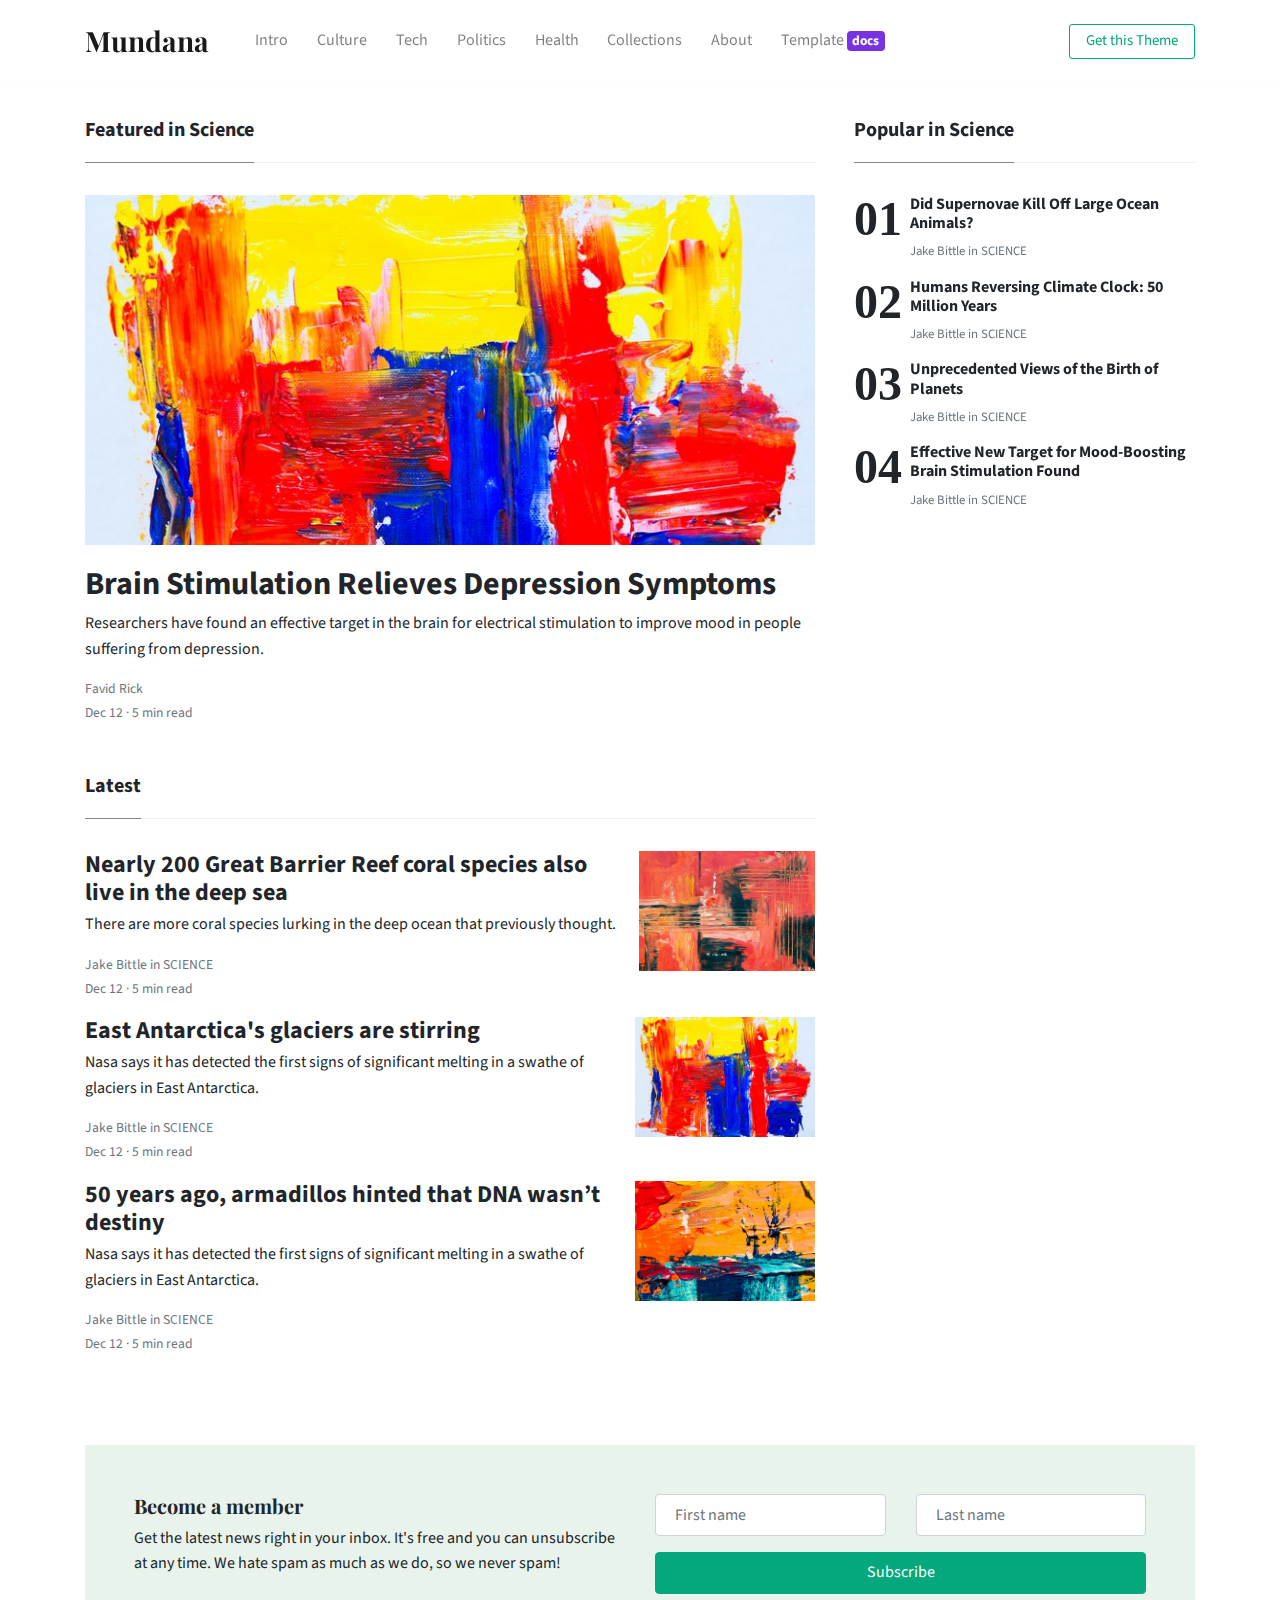
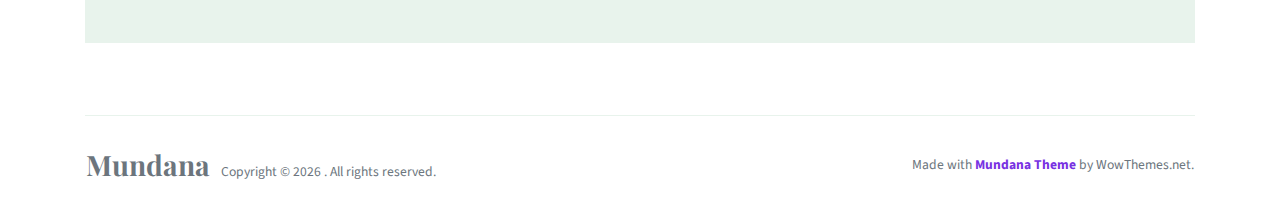
<file: category.html>
<!DOCTYPE html>
<html lang="en">
<head>

<!-- Google tag (gtag.js) -->
<script async src="https://www.googletagmanager.com/gtag/js?id=G-F7RTG39CQD"></script>
<script>
  window.dataLayer = window.dataLayer || [];
  function gtag(){dataLayer.push(arguments);}
  gtag('js', new Date());

  gtag('config', 'G-F7RTG39CQD');
</script>


<meta charset="utf-8"/>
<link rel="apple-touch-icon" sizes="76x76" href="./assets/img/favicon.ico">
<link rel="icon" type="image/png" href="./assets/img/favicon.ico">
<meta http-equiv="X-UA-Compatible" content="IE=edge,chrome=1"/>
<title>Mundana Template by WowThemesNet</title>
<meta content='width=device-width, initial-scale=1.0, maximum-scale=1.0, user-scalable=0, shrink-to-fit=no' name='viewport'/>
<!-- Google Font -->
<link href="https://fonts.googleapis.com/css?family=Playfair+Display:400,700|Source+Sans+Pro:400,700" rel="stylesheet">
<!-- Font Awesome Icons -->
<link rel="stylesheet" href="https://use.fontawesome.com/releases/v5.3.1/css/all.css" integrity="sha384-mzrmE5qonljUremFsqc01SB46JvROS7bZs3IO2EmfFsd15uHvIt+Y8vEf7N7fWAU" crossorigin="anonymous">
<!-- Main CSS -->
<link href="./assets/css/main.css" rel="stylesheet"/>
</head>
<body>
<!--------------------------------------
NAVBAR
--------------------------------------->
<nav class="topnav navbar navbar-expand-lg navbar-light bg-white fixed-top">
<div class="container">
	<a class="navbar-brand" href="./index.html"><strong>Mundana</strong></a>
	<button class="navbar-toggler collapsed" type="button" data-toggle="collapse" data-target="#navbarColor02" aria-controls="navbarColor02" aria-expanded="false" aria-label="Toggle navigation">
	<span class="navbar-toggler-icon"></span>
	</button>
	<div class="navbar-collapse collapse" id="navbarColor02" style="">
		<ul class="navbar-nav mr-auto d-flex align-items-center">
			<li class="nav-item">
			<a class="nav-link" href="./index.html">Intro <span class="sr-only">(current)</span></a>
			</li>
			<li class="nav-item">
			<a class="nav-link" href="./article.html">Culture</a>
			</li>
			<li class="nav-item">
			<a class="nav-link" href="./article.html">Tech</a>
			</li>
			<li class="nav-item">
			<a class="nav-link" href="./article.html">Politics</a>
			</li>
			<li class="nav-item">
			<a class="nav-link" href="./article.html">Health</a>
			</li>
			<li class="nav-item">
			<a class="nav-link" href="./article.html">Collections</a>
			</li>
			<li class="nav-item">
			<a class="nav-link" href="./about.html">About</a>
			</li>
			<li class="nav-item">
			<a class="nav-link" href="./docs.html">Template <span class="badge badge-secondary">docs</span></a>
			</li>
		</ul>
		<ul class="navbar-nav ml-auto d-flex align-items-center">
			<li class="nav-item highlight">
			<a class="nav-link" href="https://www.wowthemes.net/mundana-free-html-bootstrap-template/">Get this Theme</a>
			</li>
		</ul>
	</div>
</div>
</nav>
<!-- End Navbar -->
    
<!--------------------------------------
Main
--------------------------------------->
<div class="container mt-5 mb-5">
	<div class="row">
		<div class="col-md-8">
			<h5 class="font-weight-bold spanborder"><span>Featured in Science</span></h5>
			<div class="card border-0 mb-5 box-shadow">
				<div style="background-image: url(./assets/img/demo/1.jpg); height: 350px; background-size: cover; background-repeat: no-repeat;">
				</div>
				<div class="card-body px-0 pb-0 d-flex flex-column align-items-start">
					<h2 class="h2 font-weight-bold">
					<a class="text-dark" href="./article.html">Brain Stimulation Relieves Depression Symptoms</a>
					</h2>
					<p class="card-text">
						 Researchers have found an effective target in the brain for electrical stimulation to improve mood in people suffering from depression.
					</p>
					<div>
						<small class="d-block"><a class="text-muted" href="./author.html">Favid Rick</a></small>
						<small class="text-muted">Dec 12 · 5 min read</small>
					</div>
				</div>
			</div>
			<h5 class="font-weight-bold spanborder"><span>Latest</span></h5>
			<div class="mb-3 d-flex justify-content-between">
				<div class="pr-3">
					<h2 class="mb-1 h4 font-weight-bold">
					<a class="text-dark" href="./article.html">Nearly 200 Great Barrier Reef coral species also live in the deep sea</a>
					</h2>
					<p>
						 There are more coral species lurking in the deep ocean that previously thought.
					</p>
					<div class="card-text text-muted small">
						 Jake Bittle in SCIENCE
					</div>
					<small class="text-muted">Dec 12 · 5 min read</small>
				</div>
				<img height="120" src="./assets/img/demo/blog8.jpg">
			</div>
			<div class="mb-3 d-flex justify-content-between">
				<div class="pr-3">
					<h2 class="mb-1 h4 font-weight-bold">
					<a class="text-dark" href="./article.html">East Antarctica's glaciers are stirring</a>
					</h2>
					<p>
						 Nasa says it has detected the first signs of significant melting in a swathe of glaciers in East Antarctica.
					</p>
					<div class="card-text text-muted small">
						 Jake Bittle in SCIENCE
					</div>
					<small class="text-muted">Dec 12 · 5 min read</small>
				</div>
				<img height="120" src="./assets/img/demo/1.jpg">
			</div>
			<div class="mb-3 d-flex justify-content-between">
				<div class="pr-3">
					<h2 class="mb-1 h4 font-weight-bold">
					<a class="text-dark" href="./article.html">50 years ago, armadillos hinted that DNA wasn’t destiny</a>
					</h2>
					<p>
						 Nasa says it has detected the first signs of significant melting in a swathe of glaciers in East Antarctica.
					</p>
					<div class="card-text text-muted small">
						 Jake Bittle in SCIENCE
					</div>
					<small class="text-muted">Dec 12 · 5 min read</small>
				</div>
				<img height="120" src="./assets/img/demo/5.jpg">
			</div>
		</div>
		<div class="col-md-4 pl-4">
			<div class="sticky-top">
				<h5 class="font-weight-bold spanborder"><span>Popular in Science</span></h5>
				<ol class="list-featured">
					<li>
					<span>
					<h6 class="font-weight-bold">
					<a href="./article.html" class="text-dark">Did Supernovae Kill Off Large Ocean Animals?</a>
					</h6>
					<p class="text-muted">
						 Jake Bittle in SCIENCE
					</p>
					</span>
					</li>
					<li>
					<span>
					<h6 class="font-weight-bold">
					<a href="./article.html" class="text-dark">Humans Reversing Climate Clock: 50 Million Years</a>
					</h6>
					<p class="text-muted">
						 Jake Bittle in SCIENCE
					</p>
					</span>
					</li>
					<li>
					<span>
					<h6 class="font-weight-bold">
					<a href="./article.html" class="text-dark">Unprecedented Views of the Birth of Planets</a>
					</h6>
					<p class="text-muted">
						 Jake Bittle in SCIENCE
					</p>
					</span>
					</li>
					<li>
					<span>
					<h6 class="font-weight-bold">
					<a href="./article.html" class="text-dark">Effective New Target for Mood-Boosting Brain Stimulation Found</a>
					</h6>
					<p class="text-muted">
						 Jake Bittle in SCIENCE
					</p>
					</span>
					</li>
				</ol>
			</div>
		</div>
	</div>
</div>
    
<div class="container pt-4 pb-4">
	<div class="border p-5 bg-lightblue">
		<div class="row justify-content-between">
			<div class="col-md-6">
				<h5 class="font-weight-bold secondfont">Become a member</h5>
				 Get the latest news right in your inbox. It's free and you can unsubscribe at any time. We hate spam as much as we do, so we never spam!
			</div>
			<div class="col-md-6">
				<div class="row">
					<div class="col-md-6">
						<input type="text" class="form-control" placeholder="First name">
					</div>
					<div class="col-md-6">
						<input type="text" class="form-control" placeholder="Last name">
					</div>
					<div class="col-md-12 mt-3">
						<button type="submit" class="btn btn-success btn-block">Subscribe</button>
					</div>
				</div>
			</div>
		</div>
	</div>
</div>
<!-- End Main -->
    
<!--------------------------------------
FOOTER
--------------------------------------->
<div class="container mt-5">
	<footer class="bg-white border-top p-3 text-muted small">
	<div class="row align-items-center justify-content-between">
		<div>
			<span class="navbar-brand mr-2"><strong>Mundana</strong></span> Copyright &copy;
			<script>document.write(new Date().getFullYear())</script>
			 . All rights reserved.
		</div>
		<div>
			 Made with <a target="_blank" class="text-secondary font-weight-bold" href="https://www.wowthemes.net/mundana-free-html-bootstrap-template/">Mundana Theme</a> by WowThemes.net.
		</div>
	</div>
	</footer>
</div>
<!-- End Footer -->
    
<!--------------------------------------
JAVASCRIPTS
--------------------------------------->
<script src="./assets/js/vendor/jquery.min.js" type="text/javascript"></script>
<script src="./assets/js/vendor/popper.min.js" type="text/javascript"></script>
<script src="./assets/js/vendor/bootstrap.min.js" type="text/javascript"></script>
<script src="./assets/js/functions.js" type="text/javascript"></script>
</body>
</html>
</file>
